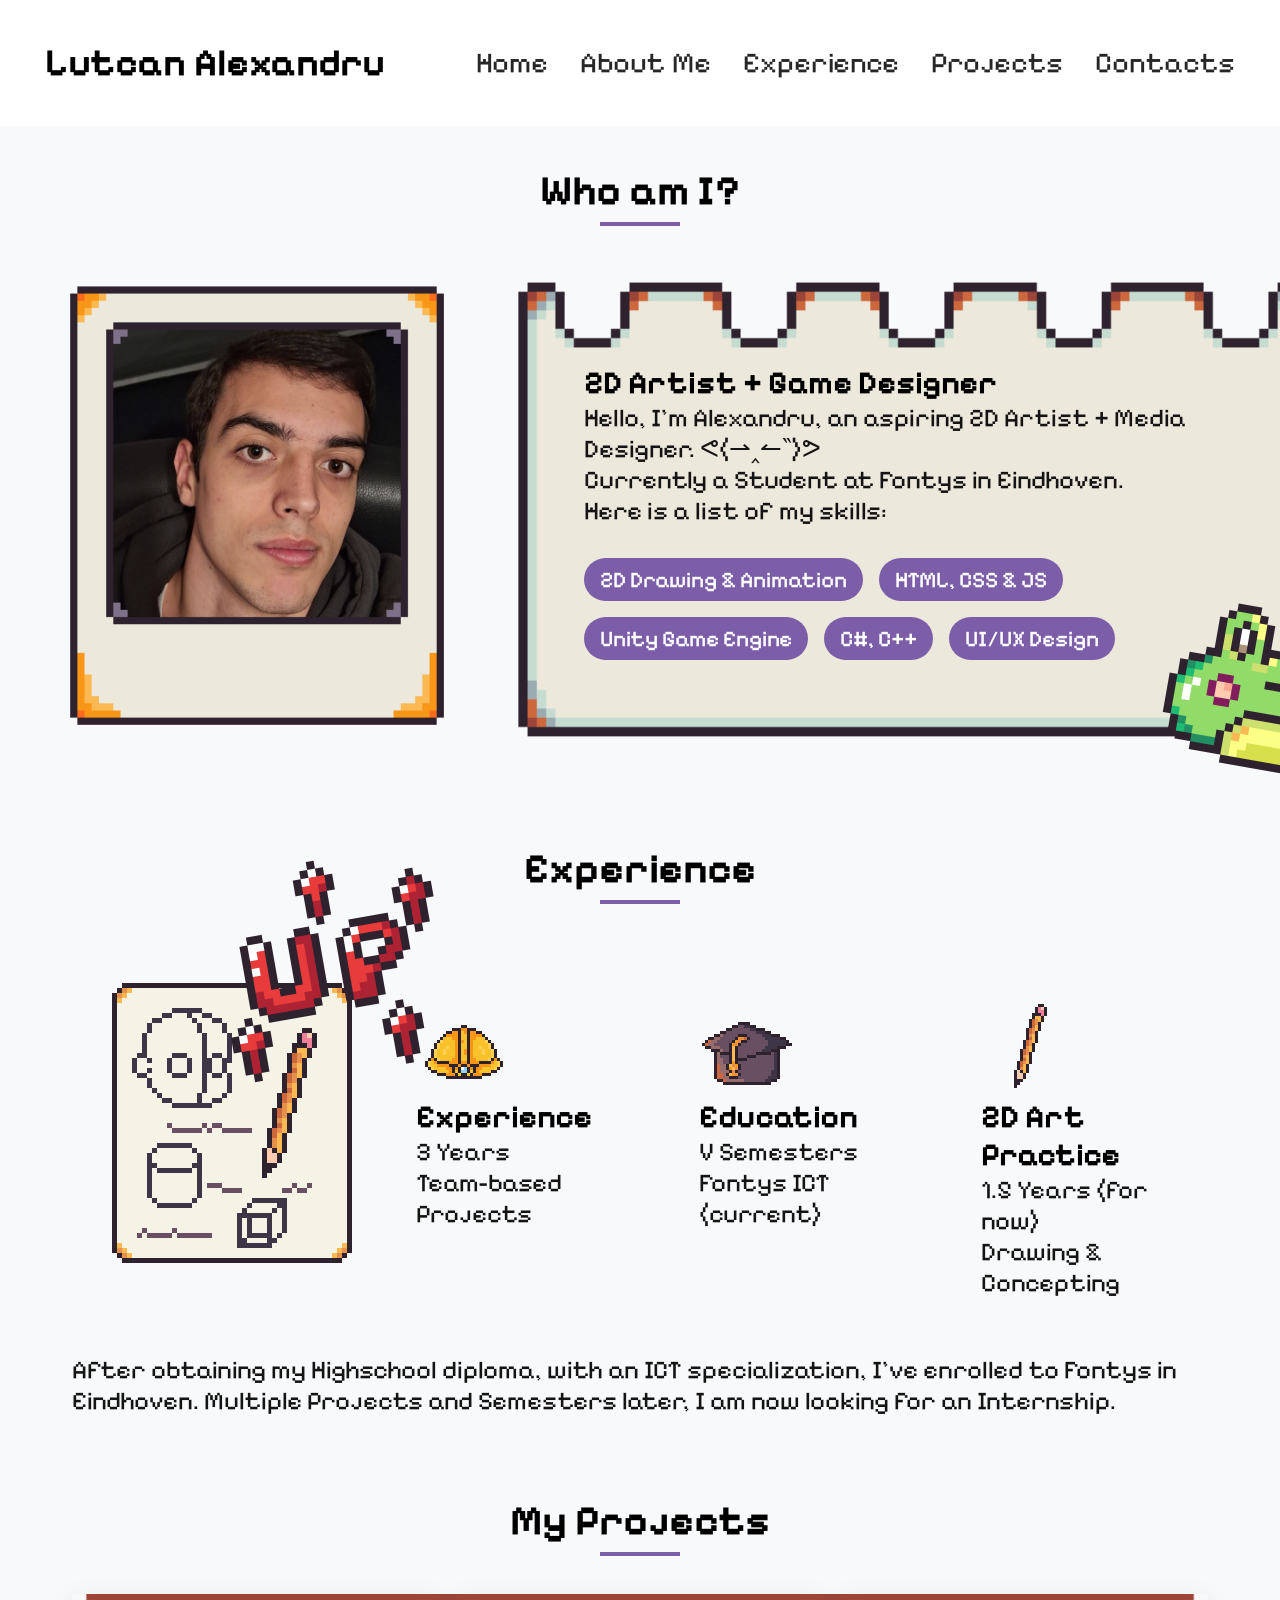
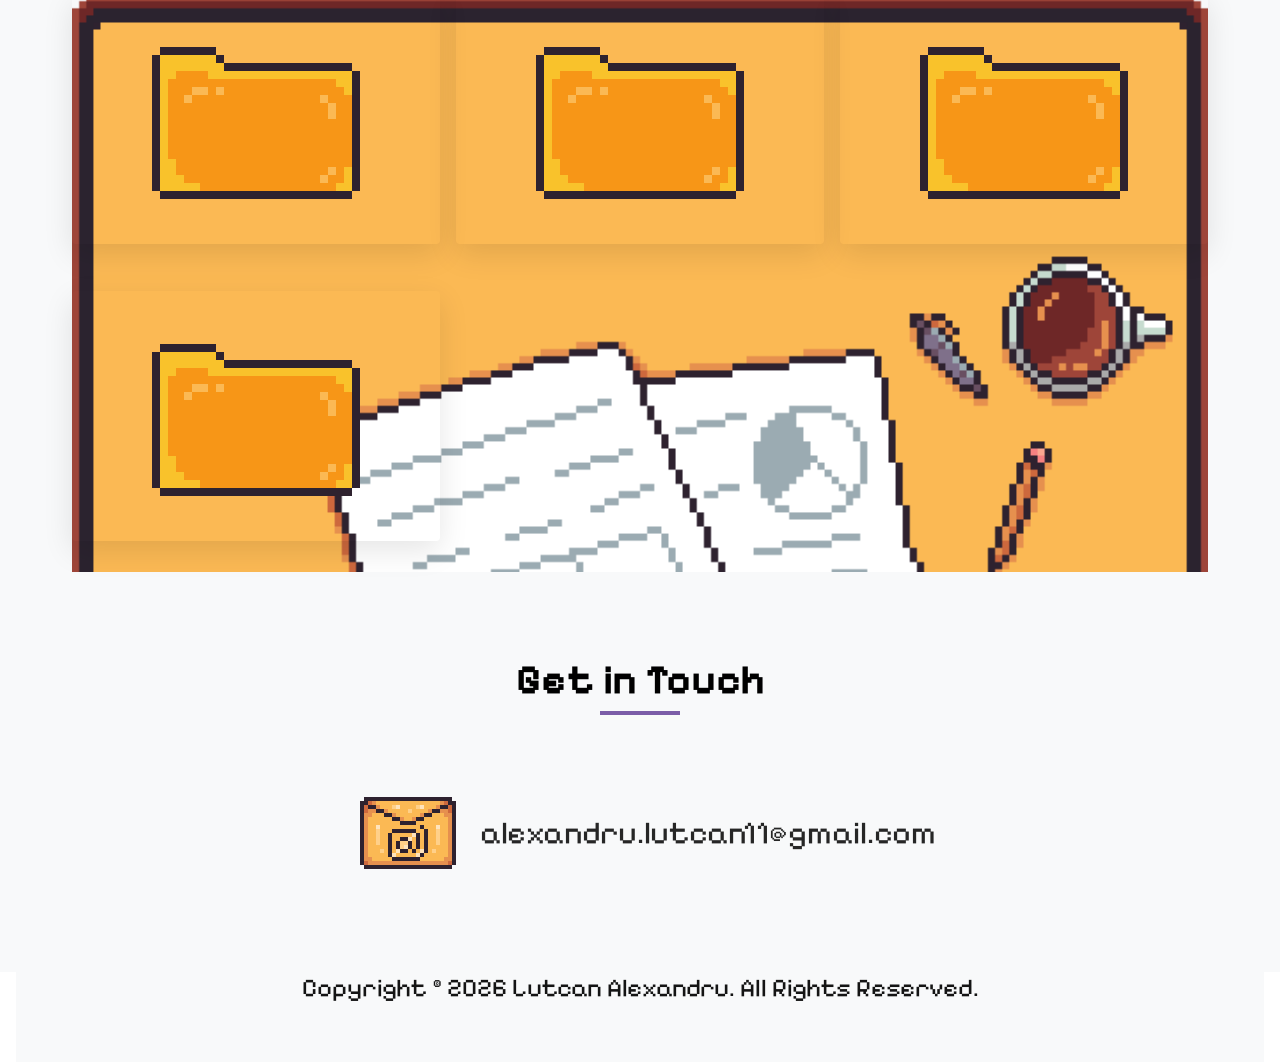
<file: Personal Portfolio/index.html>
<!DOCTYPE html>
<html lang="en">
  <head>
    <meta charset="UTF-8" />
    <meta name="viewport" content="width=device-width, initial-scale=1.0" />
    <title>Lutcan Alexandru - 2D Artist & Game Designer</title>
    <link rel="stylesheet" href="styles.css"/>
    <link rel="stylesheet" href="mediaqueries.css">
  </head>
  <body>
    <!-- Header -->
      <nav id="desktop-nav">
        <a style="text-decoration: none;" href="index.html"><div class="logo">Lutcan Alexandru</div></a>
        <ul class="nav-links">
          <li><a href="#home">Home</a></li>
          <li><a href="#about">About Me</a></li>
          <li><a href="#experience">Experience</a></li>
          <li><a href="#projects">Projects</a></li>
          <li><a href="#contacts">Contacts</a></li>
        </ul>
      </nav>

      <nav id="hamburger-nav">
        <a style="text-decoration: none;" href="index.html"><div class="logo">Lutcan Alexandru</div></a>
      <div class="hamburger-menu">
        <div class="hamburger-icon" onclick="toggleMenu()">
          <span></span>
          <span></span>
          <span></span>
        </div>
        <div class="menu-links">
          <li><a href="#home" onclick="toggleMenu()">Home</a></li>
          <li><a href="#about" onclick="toggleMenu()">About Me</a></li>
          <li><a href="#experience" onclick="toggleMenu()">Experience</a></li>
          <li><a href="#projects" onclick="toggleMenu()">Projects</a></li>
          <li><a href="#contacts" onclick="toggleMenu()">Contacts</a></li>
        </div>
      </div>
      </nav>

    <!-- Introduction Section -->
    <section id="about" class="about">
      <div class="container">
        <h2 class="section-title">Who am I?</h2>
        <div class="about-content">
          <div class="about-image">
            <img class="face-image"
              src="./images/Lutcan Alexandru.jpg"
              alt="Alexandru Lutcan"
            />
            <div class="polaroid-frame">
            <img class="frame-image"
            src="./images/Polaroid.png"
            alt="Polaroid"
            />
          </div>
        </div>
          <div class="about-text">
            <div class="about-text-image">
            <img class="paper-image" 
            src="./images/Paper.png" 
            alt="Paper">
            <img class="sticker1" src="./images/Sticker1.png" alt="Sticker1">
            </div>
            <div class="about-me">
            <h3>2D Artist + Game Designer</h3>
            <p> 
              Hello, I'm Alexandru, an aspiring 2D Artist + Media Designer. ᕙ(⇀‸↼‶)ᕗ<br>
              Currently a Student at Fontys in Eindhoven.<br>
              Here is a list of my skills:</p>  
            <div class="skills">
              <span class="skill-tag">2D Drawing & Animation</span>
              <span class="skill-tag">HTML, CSS & JS</span>
              <span class="skill-tag">Unity Game Engine</span>
              <span class="skill-tag">C#, C++</span>
              <span class="skill-tag">UI/UX Design</span>
              </div>
            </div>
        </div>
        </div>
      </div>
    </section>

    <section id="experience" class="experience">
      <div class="container">
        <h2 class="section-title">Experience</h2>
        <div class="exp-pos-container">
        <div class="exp-pic-container">
          <img src="./images/Exp-Pic.png" alt="exp-picture">
        </div>
        <div class="exp-details-container">
          <div class="exp-containers">
            <div class="details-container">
              <img src="./images/Exp-Icon.png" alt="experience-icon" class="icon">
              <h3>Experience</h3>
              <p>3 Years<br>Team-based Projects</p>
            </div>
            <div class="details-container">
              <img src="./images/Edu-Icon.png" alt="education-icon" class="icon">
              <h3>Education</h3>
              <p>V Semesters<br>Fontys ICT (current)</p>
            </div>
            <div class="details-container">
              <img src="./images/Art-Icon.png" alt="education-icon" class="icon">
              <h3>2D Art Practice</h3>
              <p>1.5 Years (for now)<br>Drawing & Concepting</p>
            </div>
          </div>
          <img class="sticker2" src="./images/Sticker2.png" alt="Sticker2">
          </div>
        </div>
          <div class="text-container">
            <p>After obtaining my Highschool diploma, with an ICT specialization, I've enrolled to Fontys in Eindhoven. Multiple Projects and Semesters later, I am now looking for an Internship.</p>
          </div>
      </div>
    </section>

    <!-- Portfolio Section -->
    <section id="projects" class="portfolio">
      <div class="container">
        <h2 class="section-title">My Projects</h2>
        <div class="portfolio-grid">
        <div class="prj">
          <a href="project-veneman-degroot.html" class="portfolio-link" title="Project1" data-tooltip="Music Duo Marketing Project">
          <div id="Project">
          </div>
        </a>
        </div>
        <div class="prj">
        <a href="project-night-of-nerds.html" class="portfolio-link" title="Project2" data-tooltip="Social App for Teenagers">
          <div id="Project">
          </div>
        </a>
        </div>
        <div class="prj">
        <a href="project-last-crusade.html" class="portfolio-link" title="Project3" data-tooltip="Fighting Game Project">
          <div id="Project">
          </div>
        </a>
        </div>
        <div class="prj">
        <a href="project-reefs_rainforests.html" class="portfolio-link" title="Project4" data-tooltip="Games for Change Project">
          <div id="Project">
          </div>
        </a>
        </div>
        </div>
      </div>
    </section>

    <section id="contacts" class="contacts">
      <div class="container">
        <h2 class="section-title">Get in Touch</h2>
        <div class="contact-info-upper-container">
          <div class="contact-info-container">
            <img src="./images/Mail.png" alt="email-icon" class="icon contact-icon">
            <p><a href="mailto:alexandru.lutcan11@gmail.com">alexandru.lutcan11@gmail.com</a></p>
          </div>
        </div>
      </div>
    </section>

    <footer>
      <p>Copyright &#169; 2026 Lutcan Alexandru. All Rights Reserved.</p>
    </footer>

    <script src="script.js"></script>
  </body>
</html>
</file>
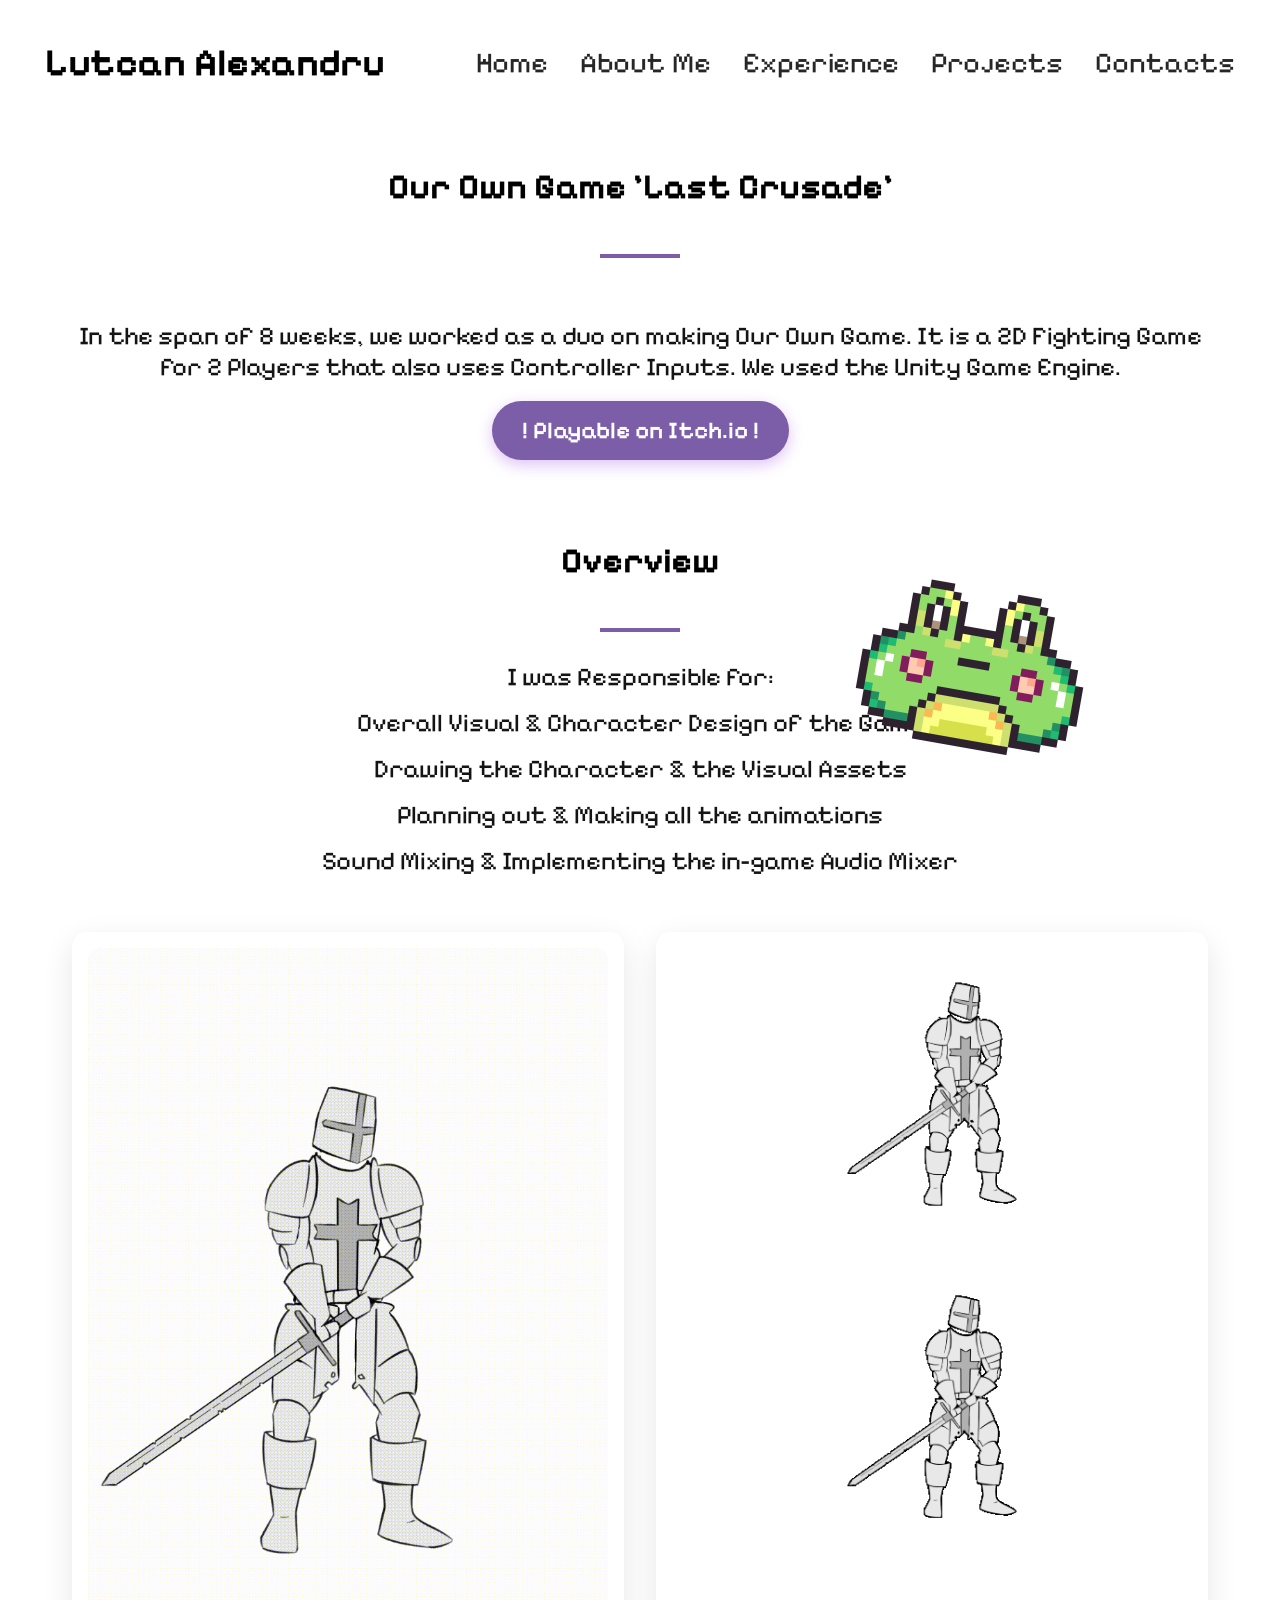
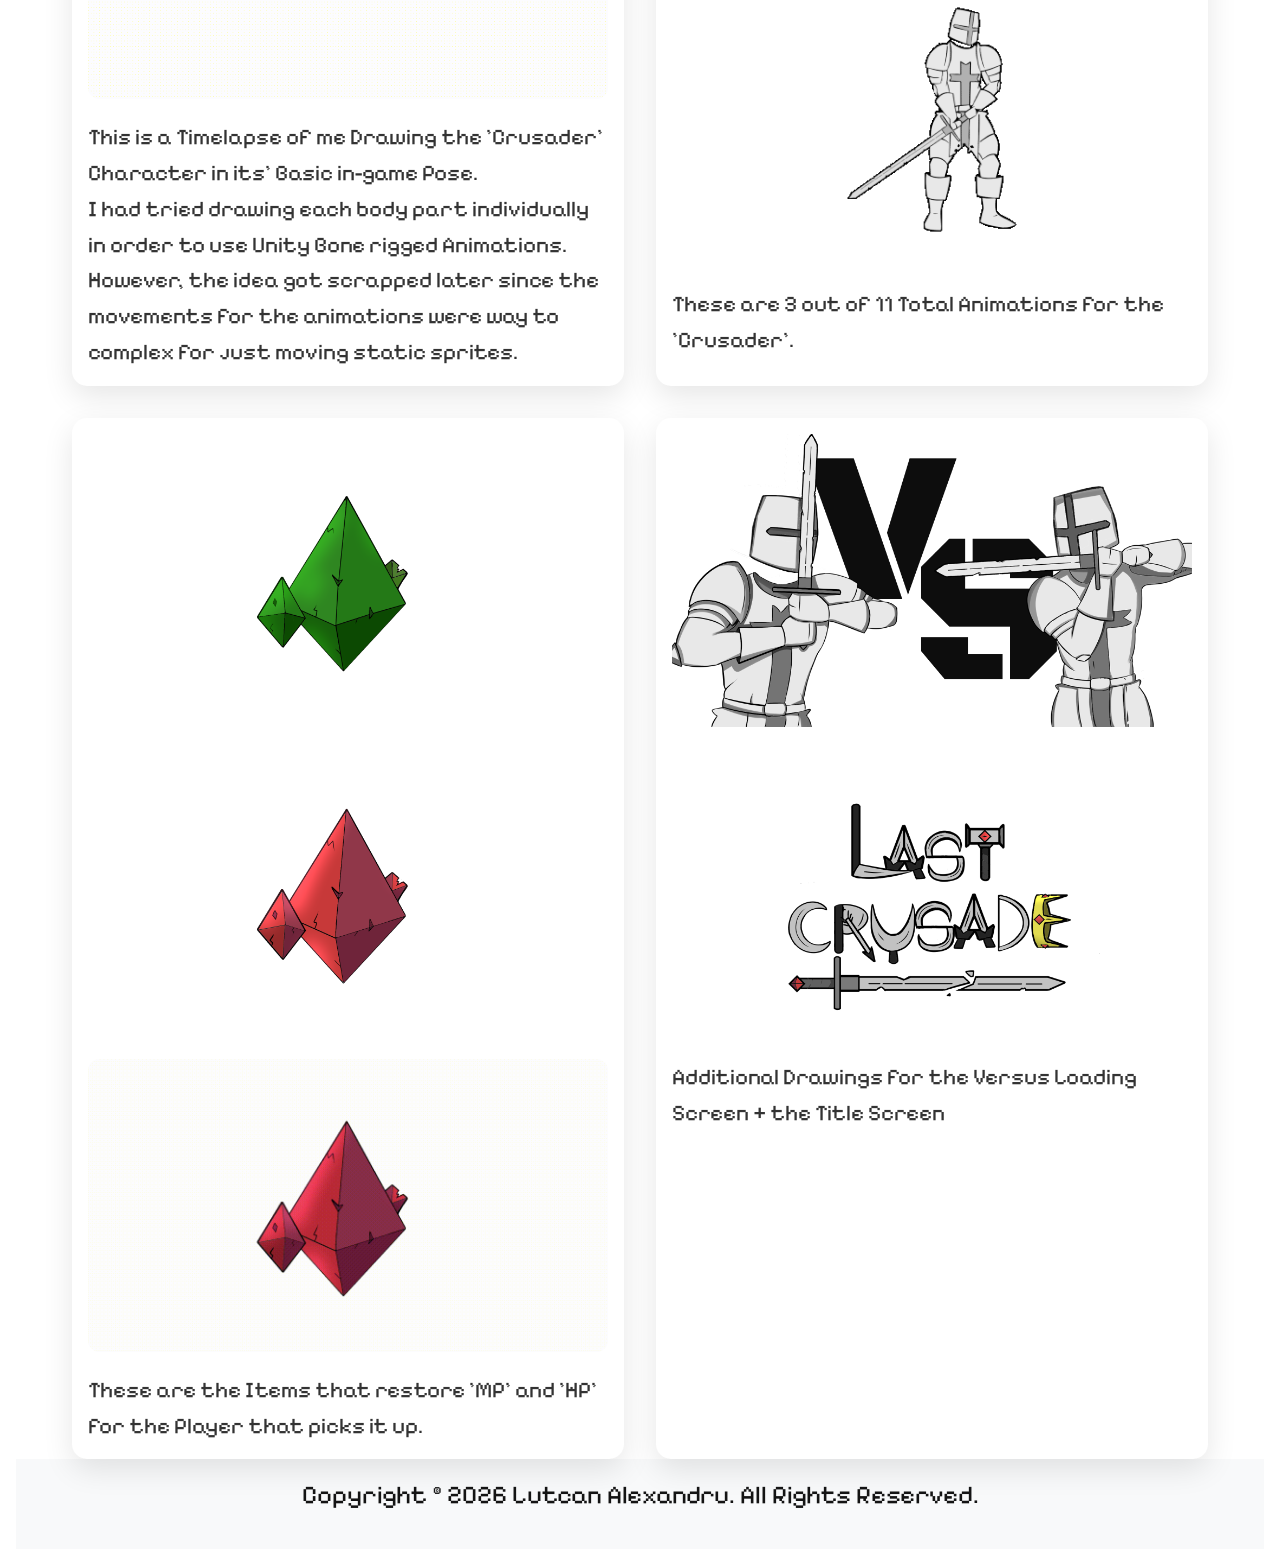
<file: Personal Portfolio/project-last-crusade.html>
<!DOCTYPE html>
<html lang="en">
  <head>
    <meta charset="UTF-8" />
    <meta name="viewport" content="width=device-width, initial-scale=1.0" />
    <title>Lutcan Alexandru - 2D Artist & Game Designer</title>
    <link rel="stylesheet" href="styles.css"/>
    <link rel="stylesheet" href="mediaqueries.css">
    <link rel="stylesheet" href="project-styles.css">
  </head>
  <body>
    <!-- Header -->
      <nav id="desktop-nav">
        <a style="text-decoration: none;" href="index.html"><div class="logo">Lutcan Alexandru</div></a>
        <ul class="nav-links">
          <li><a href="./index.html#home">Home</a></li>
          <li><a href="./index.html#about">About Me</a></li>
          <li><a href="./index.html#experience">Experience</a></li>
          <li><a href="./index.html#projects">Projects</a></li>
          <li><a href="./index.html#contacts">Contacts</a></li>
        </ul>
      </nav>

      <nav id="hamburger-nav">
        <a style="text-decoration: none;" href="index.html"><div class="logo">Lutcan Alexandru</div></a>
      <div class="hamburger-menu">
        <div class="hamburger-icon" onclick="toggleMenu()">
          <span></span>
          <span></span>
          <span></span>
        </div>
        <div class="menu-links">
          <li><a href="./index.html#home" onclick="toggleMenu()">Home</a></li>
          <li><a href="./index.html#about" onclick="toggleMenu()">About Me</a></li>
          <li><a href="./index.html#experience" onclick="toggleMenu()">Experience</a></li>
          <li><a href="./index.html#projects" onclick="toggleMenu()">Projects</a></li>
          <li><a href="./index.html#contacts" onclick="toggleMenu()">Contacts</a></li>
        </div>
      </div>
      </nav>


  <!-- Project Title Banner -->
  <h2 class="section-title">Our Own Game 'Last Crusade'</h2>
  <section class="project">
    <div class="container">
    <div class="project-hero-content">
      <p>In the span of 8 weeks, we worked as a duo on making Our Own Game. It is a 2D Fighting Game for 2 Players that also uses Controller Inputs.
        We used the Unity Game Engine.
      </p>
      <br>
      <a href="https://haessssal.itch.io/last-crusade" class="cta-button" target="_blank">! Playable on Itch.io !</a>
    </div>
  </div>
  </section>

  <!-- PROJECT CONTENT SECTION -->
  <section class="project-content container">

    <div>
    <h2 class="section-title">Overview</h2>
    <img class="sticker1" src="./images/Sticker1.png" style="right: 14%;" alt="sticker1">
    <p class="project-description">
      I was Responsible for:
      <br>Overall Visual & Character Design of the Game
      <br>Drawing the Character & the Visual Assets
      <br>Planning out & Making all the animations
      <br>Sound Mixing & Implementing the in-game Audio Mixer
    </p>
  </div>
    <!-- REUSABLE MEDIA BLOCKS -->
    <div class="media-grid">

      <!-- Media Item 1 -->
      <div class="media-item">
        <img src="./images/Character_Crusader.gif" alt="Crusader Timelapse">
        <p class="media-caption">This is a Timelapse of me Drawing the 'Crusader' Character in its' Basic in-game Pose.
          <br>I had tried drawing each body part individually in order to use Unity Bone rigged Animations.
          <br>However, the idea got scrapped later since the movements for the animations were way to complex for just moving static sprites.
        </p>
      </div>

      <!-- Media Item 2 -->
      <div class="media-item">
        <img src="./images/Attack2.gif" alt="Attack2">
        <img src="./images/Idle.gif" alt="Idle">
        <img src="./images/SpecialSkill.gif" alt="SpecialSkill">
        <p class="media-caption">These are 3 out of 11 Total Animations for the 'Crusader'.</p>
      </div>

      <!-- Media Item 3 -->
      <div class="media-item">
        <img src="./images/Item_Green.png" alt="Item Green">
        <img src="./images/Item_Red.png" alt="Item Red">
        <img src="./images/Item.gif" alt="Items Timelapse">
        <p class="media-caption">These are the Items that restore 'MP' and 'HP' for the Player that picks it up.</p>
      </div>

            <!-- Media Item 3 -->
      <div class="media-item">
        <img src="./images/Versus.png" alt="Versus Screen">
        <img src="./images/Title.png" alt="Title Screen">
        <p class="media-caption">Additional Drawings for the Versus Loading Screen + the Title Screen</p>
      </div>

    </div>

  </section>

  

    <footer>
      <p>Copyright &#169; 2026 Lutcan Alexandru. All Rights Reserved.</p>
    </footer>

    <script src="script.js"></script>
</body>
</html>
</file>
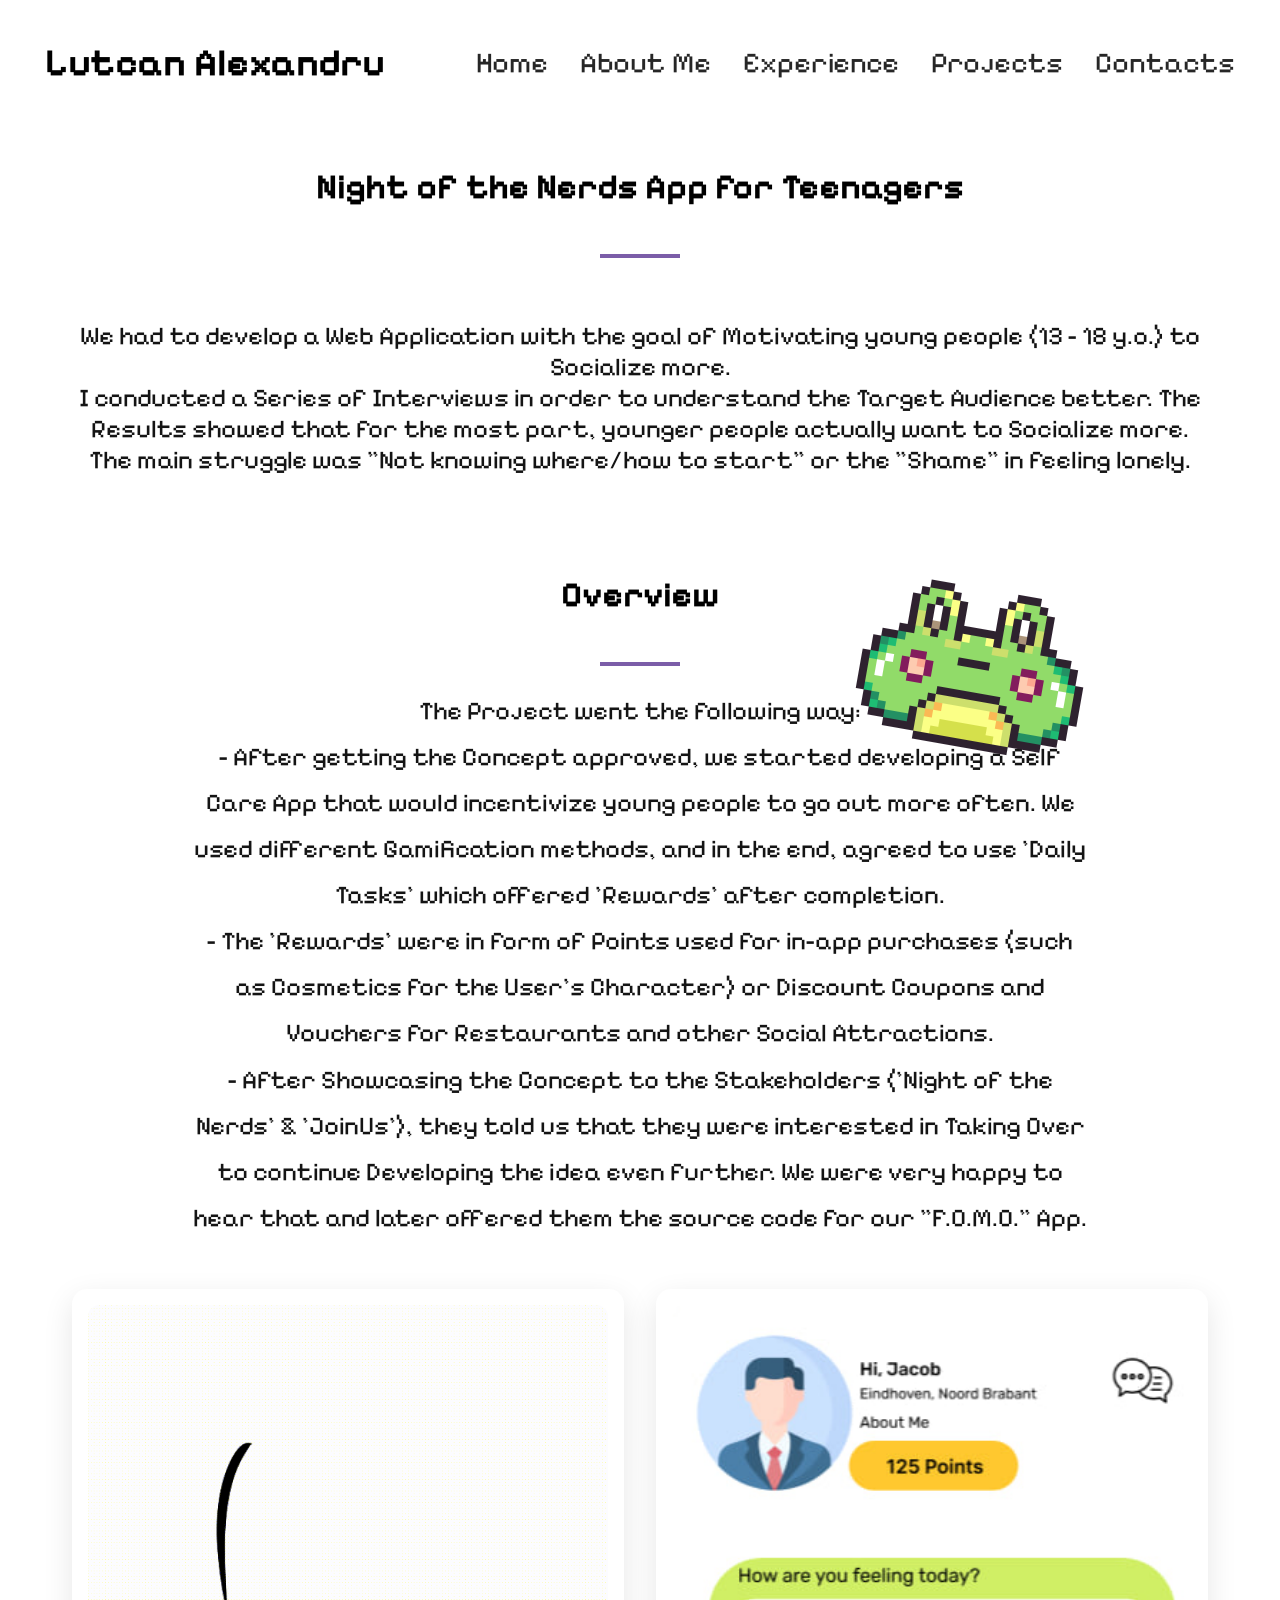
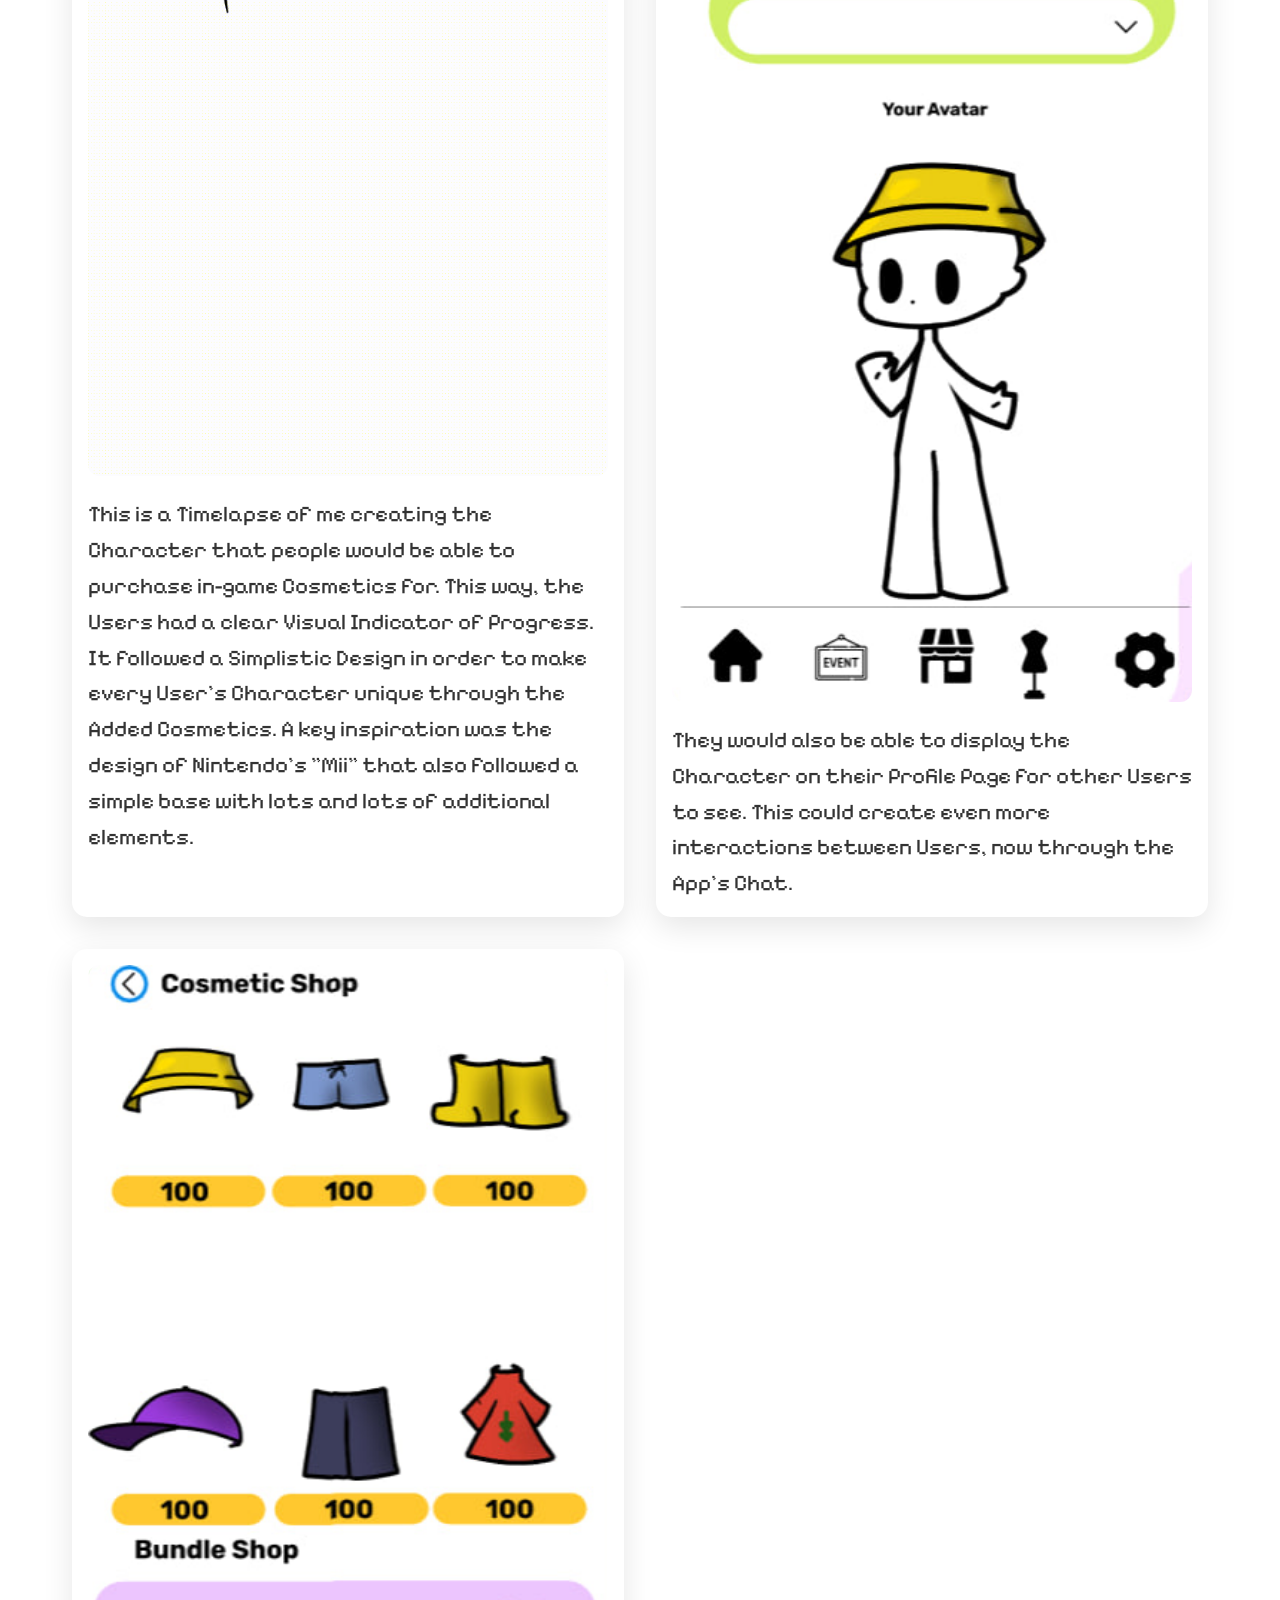
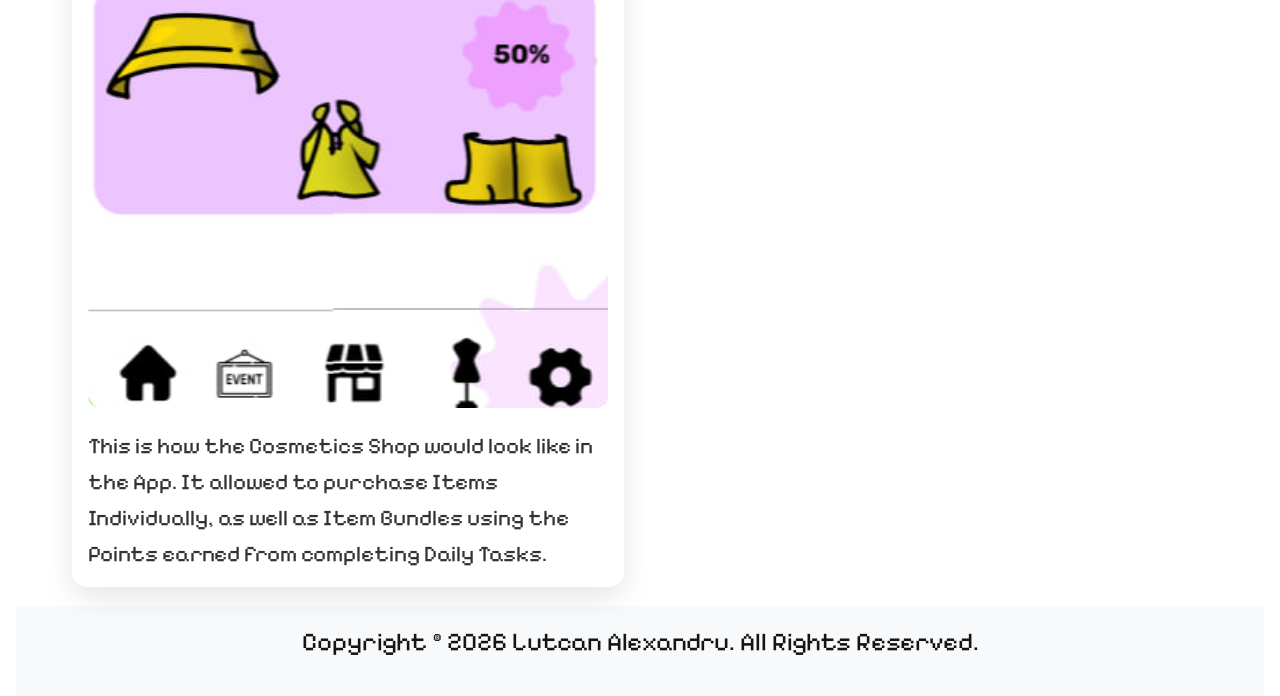
<file: Personal Portfolio/project-night-of-nerds.html>
<!DOCTYPE html>
<html lang="en">
  <head>
    <meta charset="UTF-8" />
    <meta name="viewport" content="width=device-width, initial-scale=1.0" />
    <title>Lutcan Alexandru - 2D Artist & Game Designer</title>
    <link rel="stylesheet" href="styles.css"/>
    <link rel="stylesheet" href="mediaqueries.css">
    <link rel="stylesheet" href="project-styles.css">
  </head>
  <body>
    <!-- Header -->
      <nav id="desktop-nav">
        <a style="text-decoration: none;" href="index.html"><div class="logo">Lutcan Alexandru</div></a>
        <ul class="nav-links">
          <li><a href="./index.html#home">Home</a></li>
          <li><a href="./index.html#about">About Me</a></li>
          <li><a href="./index.html#experience">Experience</a></li>
          <li><a href="./index.html#projects">Projects</a></li>
          <li><a href="./index.html#contacts">Contacts</a></li>
        </ul>
      </nav>

      <nav id="hamburger-nav">
        <a style="text-decoration: none;" href="index.html"><div class="logo">Lutcan Alexandru</div></a>
      <div class="hamburger-menu">
        <div class="hamburger-icon" onclick="toggleMenu()">
          <span></span>
          <span></span>
          <span></span>
        </div>
        <div class="menu-links">
          <li><a href="./index.html#home" onclick="toggleMenu()">Home</a></li>
          <li><a href="./index.html#about" onclick="toggleMenu()">About Me</a></li>
          <li><a href="./index.html#experience" onclick="toggleMenu()">Experience</a></li>
          <li><a href="./index.html#projects" onclick="toggleMenu()">Projects</a></li>
          <li><a href="./index.html#contacts" onclick="toggleMenu()">Contacts</a></li>
        </div>
      </div>
      </nav>

      
  <!-- Project Title Banner -->
    <h2 class="section-title">Night of the Nerds App for Teenagers</h2>
    <section class="project">
    <div class="container">
    <div class="project-hero-content">
      <p>We had to develop a Web Application with the goal of Motivating young people (13 - 18 y.o.) to Socialize more.
      <br>
      I conducted a Series of Interviews in order to understand the Target Audience better. The Results showed that for the most part, younger people actually want to Socialize more. The main struggle was "Not knowing where/how to start" or the "Shame" in feeling lonely.
      </p>
    </div>
    </div>
  </section>

  <!-- PROJECT CONTENT SECTION -->
  <section class="project-content container">
    <di class="container">
    <h2 class="section-title">Overview</h2>
    <img class="sticker1" src="./images/Sticker1.png" style="right: 14%;" alt="sticker1">
    <p class="project-description">
      The Project went the following way:
      <br>- After getting the Concept approved, we started developing a Self Care App that would incentivize young people to go out more often. We used different Gamification methods, and in the end, agreed to use 'Daily Tasks' which offered 'Rewards' after completion.
      <br>- The 'Rewards' were in form of Points used for in-app purchases (such as Cosmetics for the User's Character) or Discount Coupons and Vouchers for Restaurants and other Social Attractions. 
      <br>- After Showcasing the Concept to the Stakeholders ('Night of the Nerds' & 'JoinUs'), they told us that they were interested in Taking Over to continue Developing the idea even further. We were very happy to hear that and later offered them the source code for our "F.O.M.O." App.
    </p>
  </div>
    <!-- REUSABLE MEDIA BLOCKS -->
    <div class="media-grid">

      <!-- Media Item 1 -->
      <div class="media-item">
        <img src="images/Chibi.gif" alt="Chibi gif">
        <p class="media-caption">This is a Timelapse of me creating the Character that people would be able to purchase in-game Cosmetics for. 
          This way, the Users had a clear Visual Indicator of Progress.
          It followed a Simplistic Design in order to make every User's Character unique through the Added Cosmetics.
          A key inspiration was the design of Nintendo's "Mii" that also followed a simple base with lots and lots of additional elements.
        </p>
      </div>

      <!-- Media Item 2 -->
      <div class="media-item">
          <img src="images/Character.png" alt="Character Image">
        <p class="media-caption"> They would also be able to display the Character on their Profile Page for other Users to see.
          This could create even more interactions between Users, now through the App's Chat.
        </p>
      </div>

      <!-- Media Item 3 -->
      <div class="media-item">
        <img src="images/Shop.png" alt="Shop Image">
        <p class="media-caption">This is how the Cosmetics Shop would look like in the App. It allowed to purchase Items Individually, as well as Item Bundles using the Points earned from completing Daily Tasks.</p>
      </div>

    </div>

  </section>

    <footer>
      <p>Copyright &#169; 2026 Lutcan Alexandru. All Rights Reserved.</p>
    </footer>

    <script src="script.js"></script>
</body>
</html>
</file>
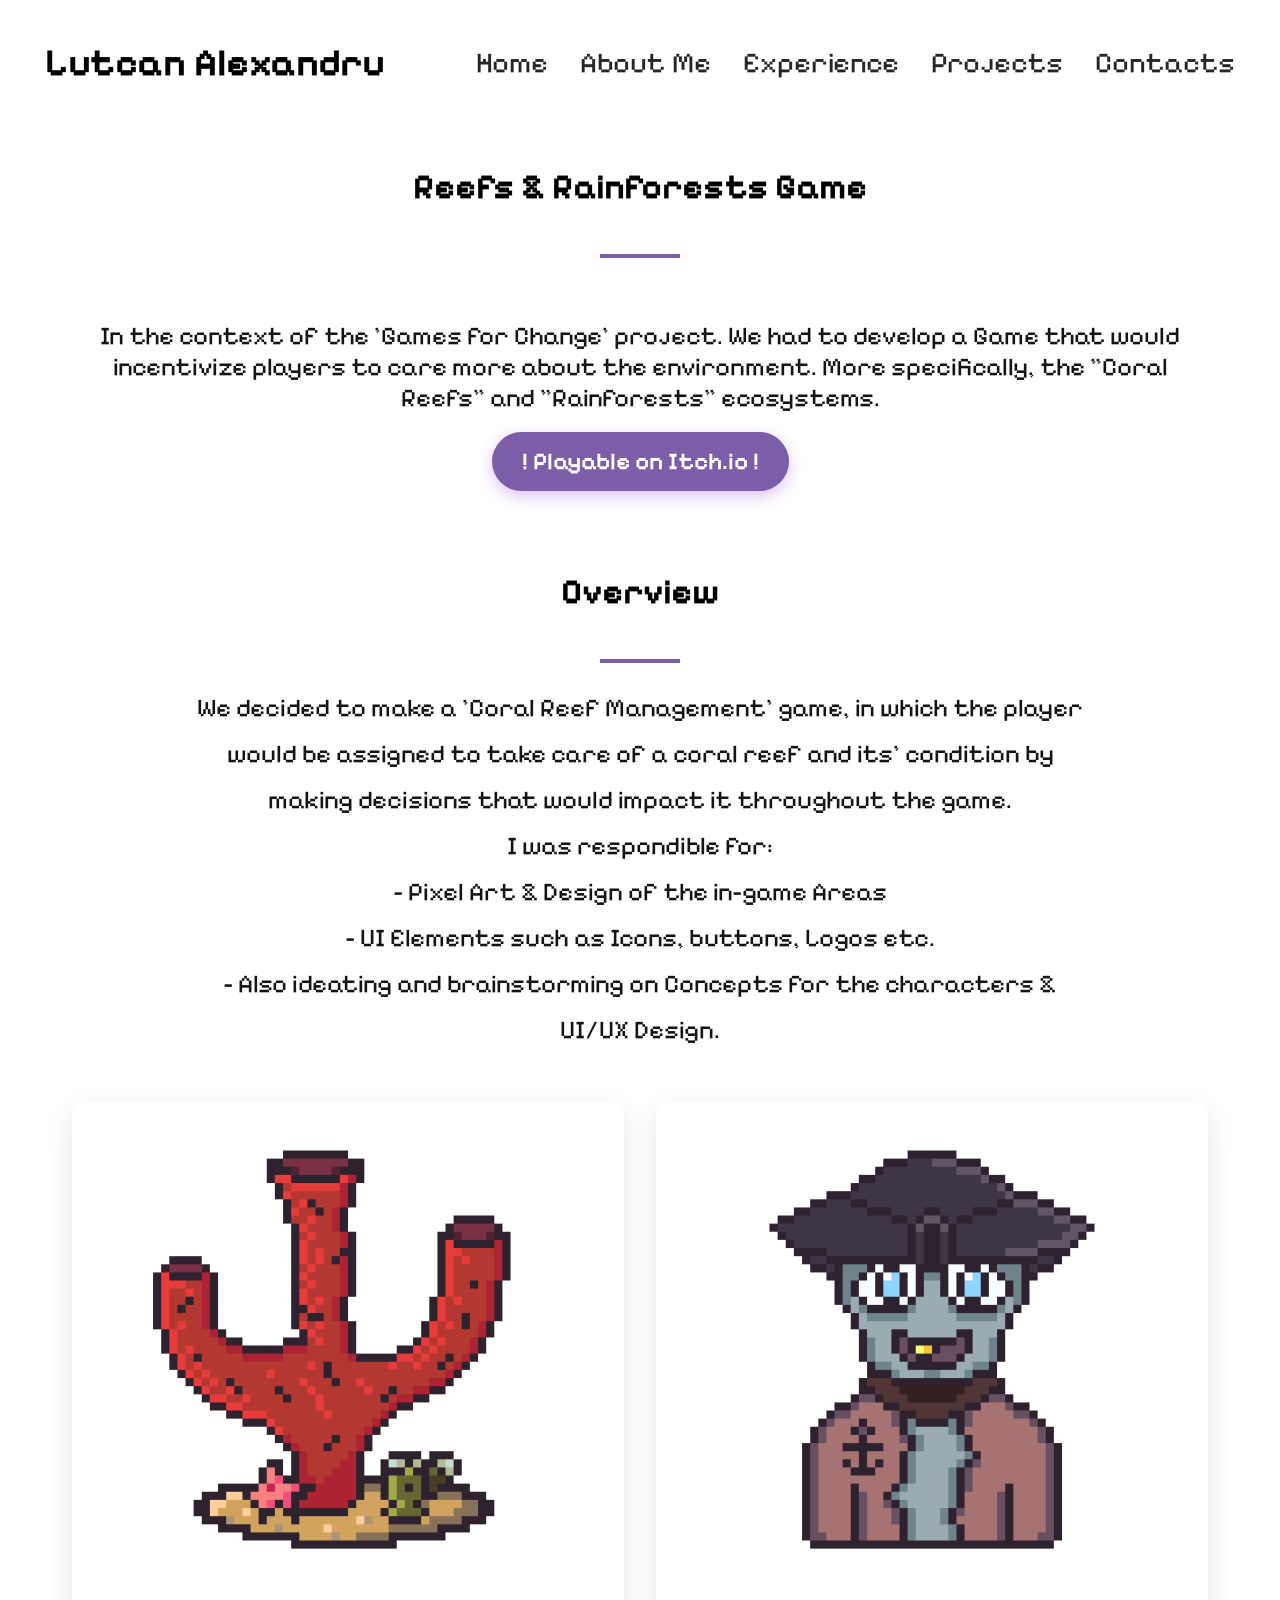
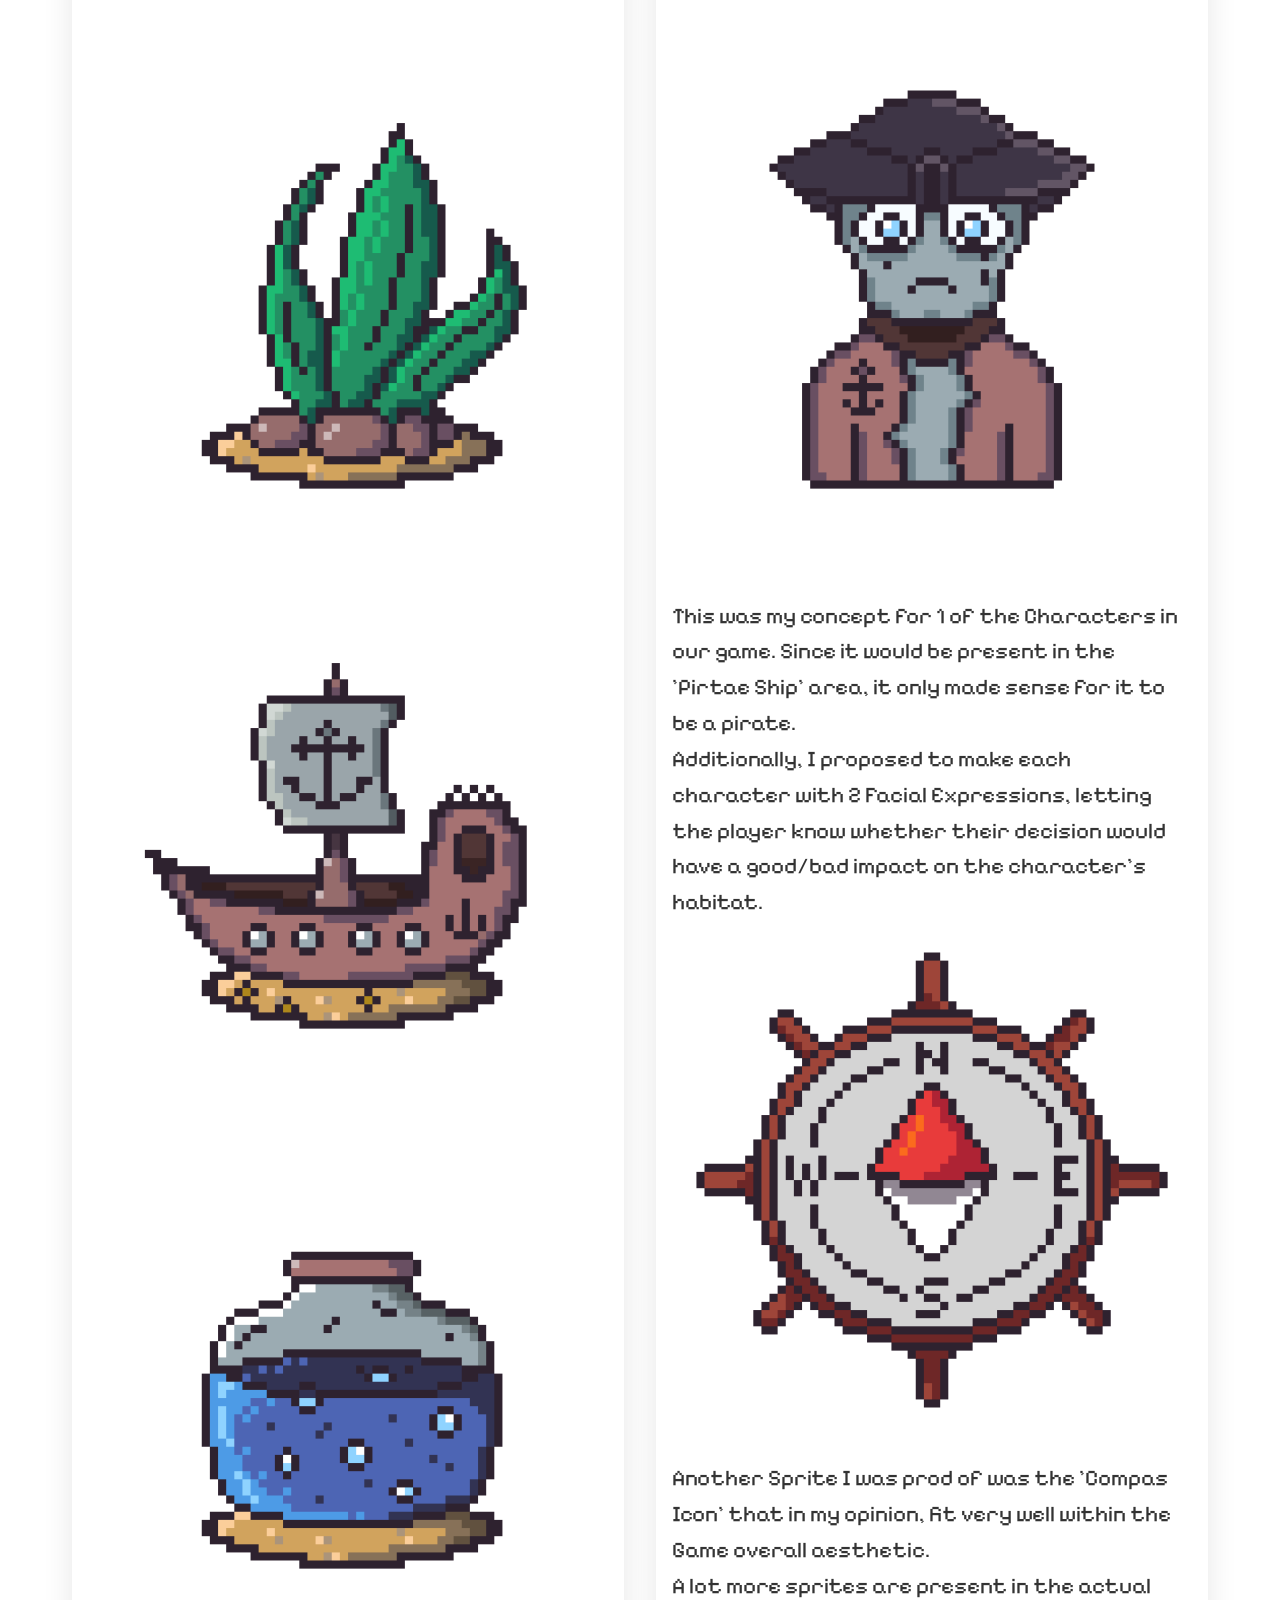
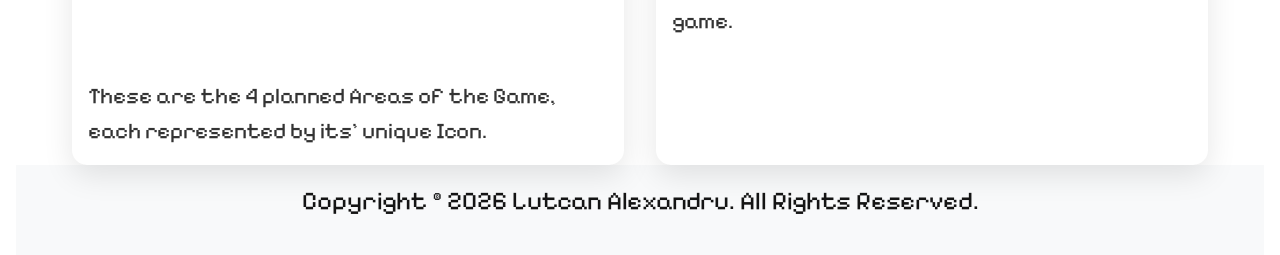
<file: Personal Portfolio/project-reefs_rainforests.html>
<!DOCTYPE html>
<html lang="en">
  <head>
    <meta charset="UTF-8" />
    <meta name="viewport" content="width=device-width, initial-scale=1.0" />
    <title>Lutcan Alexandru - 2D Artist & Game Designer</title>
    <link rel="stylesheet" href="styles.css"/>
    <link rel="stylesheet" href="mediaqueries.css">
    <link rel="stylesheet" href="project-styles.css">
  </head>
  <body>
    <!-- Header -->
      <nav id="desktop-nav">
        <a style="text-decoration: none;" href="index.html"><div class="logo">Lutcan Alexandru</div></a>
        <ul class="nav-links">
          <li><a href="./index.html#home">Home</a></li>
          <li><a href="./index.html#about">About Me</a></li>
          <li><a href="./index.html#experience">Experience</a></li>
          <li><a href="./index.html#projects">Projects</a></li>
          <li><a href="./index.html#contacts">Contacts</a></li>
        </ul>
      </nav>

      <nav id="hamburger-nav">
        <a style="text-decoration: none;" href="index.html"><div class="logo">Lutcan Alexandru</div></a>
      <div class="hamburger-menu">
        <div class="hamburger-icon" onclick="toggleMenu()">
          <span></span>
          <span></span>
          <span></span>
        </div>
        <div class="menu-links">
          <li><a href="./index.html#home" onclick="toggleMenu()">Home</a></li>
          <li><a href="./index.html#about" onclick="toggleMenu()">About Me</a></li>
          <li><a href="./index.html#experience" onclick="toggleMenu()">Experience</a></li>
          <li><a href="./index.html#projects" onclick="toggleMenu()">Projects</a></li>
          <li><a href="./index.html#contacts" onclick="toggleMenu()">Contacts</a></li>
        </div>
      </div>
      </nav>


  <!-- Project Title Banner -->
  <h2 class="section-title">Reefs & Rainforests Game</h2>
  <section class="project">
    <div class="container">
      <div class="project-hero-content">
      <p>In the context of the 'Games for Change' project. We had to develop a Game that would incentivize players to care more about the environment. More specifically, the "Coral Reefs" and "Rainforests" ecosystems.
      </p>
      <br>
    <a href="https://justhasha.itch.io/coral-dilemma" class="cta-button" target="_blank">! Playable on Itch.io !</a>
    </div>
    </div>
  </section>

  <!-- PROJECT CONTENT SECTION -->
  <section class="project-content container">

    <h2 class="section-title">Overview</h2>
    <p class="project-description">
      We decided to make a 'Coral Reef Management' game, in which the player would be assigned to take care of a coral reef and its' condition by making decisions that would impact it throughout the game.
    <br>I was respondible for:
    <br>- Pixel Art & Design of the in-game Areas
    <br>- UI Elements such as Icons, buttons, Logos etc.
    <br>- Also ideating and brainstorming on Concepts for the characters & UI/UX Design.
    </p>

    <!-- REUSABLE MEDIA BLOCKS -->
    <div class="media-grid">

      <!-- Media Item 1 -->
      <div class="media-item">
        <img src="images/Area1.png" alt="Area1">
        <img src="images/Area2.png" alt="Area2">
        <img src="images/Area3.png" alt="Area3">
        <img src="images/Area4.png" alt="Area4">
        <p class="media-caption">These are the 4 planned Areas of the Game, each represented by its' unique Icon.</p>
      </div>

      <!-- Media Item 2 -->
      <div class="media-item">
        <img src="./images/Pirate_Happy.png" alt="pirate1">
        <img src="./images/Pirate_Sad.png" alt="pirate2">
        <p class="media-caption">This was my concept for 1 of the Characters in our game. Since it would be present in the 'Pirtae Ship' area, it only made sense for it to be a pirate.
          <br>Additionally, I proposed to make each character with 2 Facial Expressions, letting the player know whether their decision would have a good/bad impact on the character's habitat.
        </p>
        <img src="./images/Compas.png" alt="compas">
        <p class="media-caption">Another Sprite I was prod of was the 'Compas Icon' that in my opinion, fit very well within the Game overall aesthetic.
          <br>A lot more sprites are present in the actual game.
        </p>
      </div>
    </div>

  </section>

    <footer>
      <p>Copyright &#169; 2026 Lutcan Alexandru. All Rights Reserved.</p>
    </footer>

    <script src="script.js"></script>
</body>
</html>
</file>
<file: Personal Portfolio/styles.css>
@import url('https://fonts.googleapis.com/css2?family=Pixelify+Sans:wght@400..700&display=swap');

* {
  margin: 0;
  padding: 0;
  box-sizing: border-box;
}

html {
  scroll-behavior: smooth;
}

body {
 font-family: "Pixelify Sans", sans-serif;
}

p{
  color: rgb(20, 20, 20);
  font-size: 1.6rem;
}

h3{
  font-size: 2rem;
}

a, .btn{
  transition: all 300ms ease;
}

/* Logo & Navigation */

.logo {
  font-size: 2.4rem;
  font-weight: bold;
  color: #000000;
}

nav, .nav-links{
  display:flex;
}

nav{
  justify-content: space-around;
  align-items: center;
  height: 14vh ;
}

.nav-links{
 gap: 2rem;
 list-style: none;
 font-size: 1.8rem;
}

a{
  color: #262626;
  text-decoration: none;
  text-decoration-color: #ffffff;
}

a:hover{
  color: rgb(69, 69, 69);
  text-decoration: underline;
  text-decoration-color: #7b3dd7;
  text-underline-offset: 0.8rem;
  text-decoration-color: #262626;
}

.prj a::after {
  content: attr(data-tooltip);
  font-size: 1.6rem;
  position: relative;
  text-decoration: none;
  justify-content: center;
  left: 4%;
  bottom: 50%;
  transform: translateX(-50%);
  background-color: #f8f9fa;
  color: #000000;
  padding: 4px 6px;
  border-radius: 4px;
  white-space: nowrap;
  opacity: 0;
  visibility: hidden;
  transition: all 0.3s ease-out;
}

.prj a:hover::after {
  opacity: 1;
  visibility: visible;
}

/* Hamburger Menu */
#hamburger-nav {
  display: none;
}

.hamburger-menu{
  position: relative;
  display: inline-block;
}

.hamburger-icon{
  display: flex;
  flex-direction: column;
  justify-content: space-between;
  height: 24px;
  width: 30px;
  cursor: pointer;
}

.hamburger-icon span{
  width: 100%;
  height: 2px;
  background-color: #000000;
  transition: all 0.3 ease-in-out;
}

.menu-links{
  position: absolute;
  top: 100%;
  right: 0%;
  background-color: #ffffff;
  width: fit-content;
  max-height: 0;
  overflow: hidden;
  transition: all 0.3 ease-in-out;
}

.menu-links a{
  display: block;
  padding: 10px;
  text-align: center;
  font-size: 1.6rem;
  color: #000000;
  text-decoration: none;
  transition: all 0.3 ease-in-out;
}

.menu-links li{
  list-style: none;
}

.menu-links.open{
  max-height: 300px;
}

.hamburger-icon.open span:first-child{
  transform: rotate(45deg) translate(10px, 5px);
}
.hamburger-icon.open span:nth-child(2){
  opacity: 0;
}
.hamburger-icon.open span:last-child{
  transform: rotate(-45deg) translate(10px, -5px);
}

.hamburger-icon span:first-child{
  transform: none;
}
.hamburger-icon span:first-child{
  opacity: 1;
}
.hamburger-icon span:first-child{
  transform: none;
}

/* Hero Section */
.hero {
  display: flex;
  align-items: center;
  justify-content: center;
  text-align: center;
  color: #ffffff;
  position: relative;
  height: 80vh;
  overflow: hidden;
}
.hero-bg {
  width: 100%;
  height: 100%;
  object-fit: contain;
  position: absolute;
  top: 0;
  left: 0;
  z-index: -1;
}
.hero::before {
  content: "";
  position: absolute;
  top: 0;
  left: 0;
  right: 0;
  bottom: 0;
  background: rgba(0, 0, 0, 0.5);
}
.hero-content {
  position: relative;
  z-index: 2;
  max-width: 800px;
  padding: 0 2rem;
  animation: fadeInUp 1s ease;
}
.hero h1 {
  font-size: 3.5rem;
  margin-bottom: 1rem;
  font-weight: 700;
}
.hero p {
  font-size: 1.2rem;
  margin-bottom: 2rem;
  opacity: 0.9;
}
/* Sections */
section {
  padding: 40px 0;
}
.container {
  max-width: 1200px;
  margin: 0 auto;
  padding: 0 2rem;
}
.section-title {
  text-align: center;
  font-size: 2.6rem;
  margin-bottom: 3rem;
  color: #000000;
  position: relative;
}
.section-title::after {
  content: "";
  width: 80px;
  height: 4px;
  background: #7b5da8;
  position: absolute;
  bottom: -10px;
  left: 50%;
  transform: translateX(-50%);
}

/* About Section */
.about {
  background: #f8f9fa;
}
.about-content {
  display: grid;
  width: 1200px;
  grid-template-columns: 1fr 2fr;
  gap: 2rem;
  align-items: center;
}
.about-image {
  position: relative;
}
.face-image {
  width: 100%;
  height: 400px;
  object-fit: cover;
}
.polaroid-frame {
  position: absolute;
  top: -10%;
  left: -4%;
  width: 400px;
  height: 460px;
}
.frame-image {
  height: 100%;
  width: 100%;
  object-fit: cover;
}
.about-text {
  position: relative;
  height: 500px;
  width: 800px;
}
.about-me {
  position: absolute;
  top: 20%;
  left: 14%;
  height: 460px;
  width: 710px;
  align-items: content;
}
.about-text-image {
  position: relative;
  height: 500px;
  width: 900px;
  background-repeat: no-repeat;
}
.sticker1{
  position: absolute;
  right: -4%;
  top: 60%;
  transform: rotate(10deg);
}
.sticker2{
  position: absolute;
  left: 16%;
  top: 6%;
  transform: rotate(-10deg);
}
.sticker3{
  position: absolute;
  left: auto;
  top: auto;
}
.paper-image {
    height: 100%;
    width: auto;
    object-fit: cover;
}
.skills {
  display: flex;
  flex-wrap: wrap;
  gap: 1rem;
  margin-top: 2rem;
}
.skill-tag {
  background: #7b5da8;
  color: white;
  padding: 8px 16px;
  border-radius: 25px;
  font-size: 1.4rem;
  font-weight: 500;
}

/* Services Section */
.services-grid {
  display: grid;
  grid-template-columns: repeat(auto-fit, minmax(300px, 1fr));
  gap: 2rem;
  margin-top: 3rem;
}
.service-card {
  background: white;
  padding: 2rem;
  border-radius: 15px;
  text-align: center;
  box-shadow: 0 10px 30px rgba(0, 0, 0, 0.1);
  transition: all 0.3s ease;
  border: 1px solid #e9ecef;
}
.service-card:hover {
  transform: translateY(-10px);
  box-shadow: 0 20px 40px rgba(0, 0, 0, 0.15);
}
.service-icon {
  font-size: 3rem;
  color: #7b3dd7;
  margin-bottom: 1rem;
}
.service-card h3 {
  font-size: 1.5rem;
  margin-bottom: 1rem;
  color: #2c3e50;
}

.icon{
  cursor: pointer;
  height: 6rem;
}

/* Experience Section*/
#experience{
  position: relative;
}

.experience{
  background: #f8f9fa;
}

.exp-containers{
  gap: 2rem;
  margin-bottom: 2rem;
  margin-top: 2rem;
}

.exp-pos-container{
  display: flex;
  flex-direction: row;
}

.exp-details-container{
  justify-content: center;
  flex-direction: column;
}

.exp-containers, .exp-details-container{
  display: flex;
  justify-content: center;
}

.details-container{
  padding: 1.5rem;
  flex: 1;
}

.exp-pic-container{
  height: 380px;
  width: 380px;
  margin: auto 0;
}

/* Portfolio Section */
.portfolio {
  background: #f8f9fa;
}
.portfolio-grid {
  position: relative;
  display: grid;
  grid-template-columns: repeat(auto-fit, minmax(280px, 1fr));
  gap: 1rem;
  margin-top: 3rem;
  background-image: url(./images/Desk_Bg.png);
  background-repeat: no-repeat;
  background-size: cover;
}
.portfolio-link+a{
  text-decoration: none;
}
#Project {
  background-image: url(./images/FolderClosed.png);
  width: 100%;
  height: 250px;
  object-fit: cover;
  position: relative;
  border-radius: 4px;
  overflow: hidden;
  box-shadow: 0 10px 30px rgba(0, 10, 0, 0.1);
  transition: all 0.3s ease;
  background-repeat: no-repeat;
  background-position: center;
}
#Project:hover {
  background-image: url(./images/FolderOpen.png);
  transform: scale(1.05);
}

.portfolio-overlay {
  position: relative;
  top: 0;
  left: 0;
  right: 0;
  bottom: 0;
  background: rgba(0, 0, 0, 0.672);
  display: flex;
  align-items: center;
  justify-content: center;
  opacity: 0;
  transition: opacity 0.3s ease;
}
.portfolio-item:hover .portfolio-overlay {
  opacity: 1;
}
.portfolio-content {
  text-align: center;
  color: rgb(255, 255, 255);
}
.portfolio-content h3 {
  font-size: 1.5rem;
  margin-bottom: 0.5rem;
}

/* Contacts Section */
#contacts{
  display: flex;
  justify-content: center;
  flex-direction: column;
  height: 40vh;
}

.contacts{
    background: #f8f9fa;
}

.contact-info-upper-container{
  display: flex;
  justify-content: center;
  margin: 1rem auto;
  padding: 0.5rem;
}

.contact-info-container{
  display: flex;
  align-items: center;
  justify-content: center;
  gap: 0.5rem;
  margin: 0.5rem;
}

.contact-info-container p{
    font-size: 2rem;
}

.contact-icon{
  cursor: default;
  height: 8rem;
}

/* Footer Section */
footer{
  background: #f8f9fa;;
  height: 10vh;
  margin: 0 1rem;
}

footer p{
  text-align: center; 
}
</file>
<file: Personal Portfolio/mediaqueries.css>
@media screen and (max-width:1200px){
    #desktop-nav{
        display: none;
    }
    #hamburger-nav{
        display: flex;
    }
}
</file>
<file: Personal Portfolio/project-styles.css>
@import url('https://fonts.googleapis.com/css2?family=Pixelify+Sans:wght@400..700&display=swap');

* {
  margin: 0;
  padding: 0;
  box-sizing: border-box;
}

html {
  scroll-behavior: smooth;
}

body {
 font-family: "Pixelify Sans", sans-serif;
}

p{
  color: rgb(20, 20, 20);
  font-size: 1.6rem;
}

h3{
  font-size: 2rem;
}

a, .btn{
  transition: all 300ms ease;
}

/* Logo & Navigation */

.logo {
  font-size: 2.4rem;
  font-weight: bold;
  color: #000000;
}

nav, .nav-links{
  display:flex;
}

nav{
  justify-content: space-around;
  align-items: center;
  height: 14vh ;
}

.nav-links{
 gap: 2rem;
 list-style: none;
 font-size: 1.8rem;
}

a{
  color: #262626;
  text-decoration: none;
  text-decoration-color: #ffffff;
}

a:hover{
  color: rgb(69, 69, 69);
  text-decoration: underline;
  text-decoration-color: #7b5da8;
  text-underline-offset: 0.8rem;
  text-decoration-color: #262626;
}

/* Hamburger Menu */
#hamburger-nav {
  display: none;
}

.hamburger-menu{
  position: relative;
  display: inline-block;
}

.hamburger-icon{
  display: flex;
  flex-direction: column;
  justify-content: space-between;
  height: 24px;
  width: 30px;
  cursor: pointer;
}

.hamburger-icon span{
  width: 100%;
  height: 2px;
  background-color: #000000;
  transition: all 0.3 ease-in-out;
}

.menu-links{
  position: absolute;
  top: 100%;
  right: 0%;
  background-color: #ffffff;
  width: fit-content;
  max-height: 0;
  overflow: hidden;
  transition: all 0.3 ease-in-out;
}

.menu-links a{
  display: block;
  padding: 10px;
  text-align: center;
  font-size: 1.6rem;
  color: #000000;
  text-decoration: none;
  transition: all 0.3 ease-in-out;
}

.menu-links li{
  list-style: none;
}

.menu-links.open{
  max-height: 300px;
}

.hamburger-icon.open span:first-child{
  transform: rotate(45deg) translate(10px, 5px);
}
.hamburger-icon.open span:nth-child(2){
  opacity: 0;
}
.hamburger-icon.open span:last-child{
  transform: rotate(-45deg) translate(10px, -5px);
}

.hamburger-icon span:first-child{
  transform: none;
}
.hamburger-icon span:first-child{
  opacity: 1;
}
.hamburger-icon span:first-child{
  transform: none;
}

.section-title {
  font-size: 2.2rem;
  position: relative;
  text-align: center;
  margin-bottom: 2rem;
  color: #000000;
  padding: 40px;
}

.section-title::after {
  content: "";
  width: 80px;
  height: 4px;
  background: #7b5da8;
  position: absolute;
  bottom: -10px;
  left: 50%;
  transform: translateX(-50%);
}

.cta-button{
  font-size: 1.5rem;
  display: inline-block;
  padding: 15px 30px;
  background: #7b5da8;
  color: white;
  text-decoration: none;
  border-radius: 50px;
  font-weight: 600;
  transition: all 0.3s ease;
  box-shadow: 0 5px 15px rgba(147, 52, 219, 0.3);
}
.cta-button:hover {
  transform: translateY(-3px);
  box-shadow: 0 10px 25px rgba(147, 52, 219, 0.3);
}

.project-hero-content{
  text-align: center;
}

.project-description {
  max-width: 900px;
  margin: 0 auto 3rem;
  text-align: center;
  line-height: 1.8;
}

/* MEDIA GRID */
.media-grid {
  display: grid;
  grid-template-columns: repeat(auto-fit, minmax(360px, 1fr));
  gap: 2rem;
}

.media-item {
  background: white;
  padding: 1rem;
  border-radius: 15px;
  box-shadow: 0 10px 30px rgba(0, 0, 0, 0.1);
  animation: fadeUp 0.7s ease;
}

.media-item img,
.media-item video {
  width: 100%;
  border-radius: 12px;
  margin-bottom: 1rem;
}

.media-caption {
  font-size: 1.4rem;
  line-height: 1.6;
  color: #333;
}

/* Footer Section */
footer{
  background: #f8f9fa;;
  height: 10vh;
  margin: 0 1rem;
  padding-top: 20px;
}

footer p{
  text-align: center; 
}
</file>
